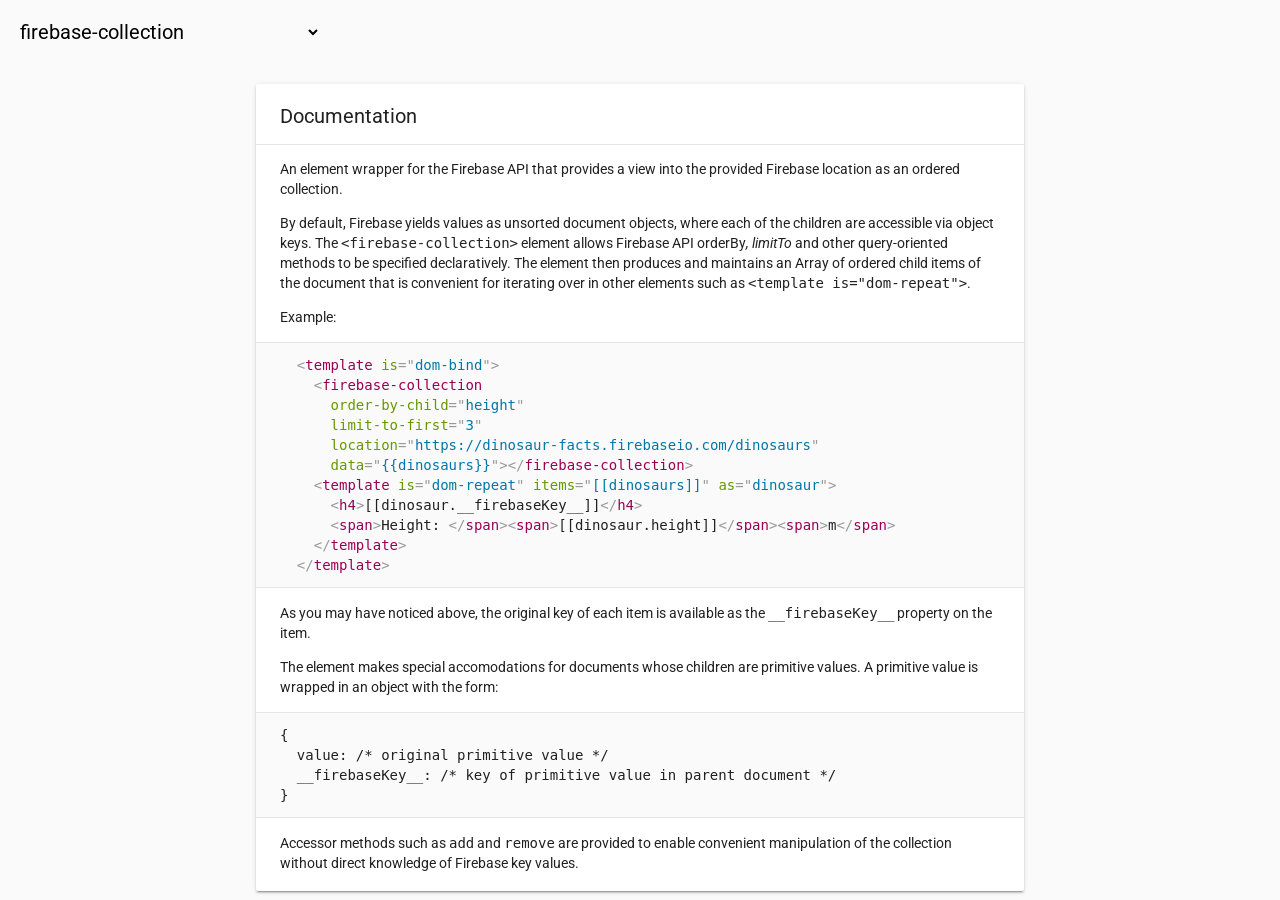
<file: static/bower_components/firebase-element/index.html>
<!doctype html>
<!--
@license
Copyright (c) 2015 The Polymer Project Authors. All rights reserved.
This code may only be used under the BSD style license found at http://polymer.github.io/LICENSE
The complete set of authors may be found at http://polymer.github.io/AUTHORS
The complete set of contributors may be found at http://polymer.github.io/CONTRIBUTORS
Code distributed by Google as part of the polymer project is also
subject to an additional IP rights grant found at http://polymer.github.io/PATENTS
-->
<html>
<head>

  <script src="../webcomponentsjs/webcomponents-lite.js"></script>
  <link rel="import" href="../iron-component-page/iron-component-page.html">
  <title>Firebase Elements</title>
</head>
<body>

  <iron-component-page src="firebase-collection.html"></iron-component-page>

</body>
</html>
</file>
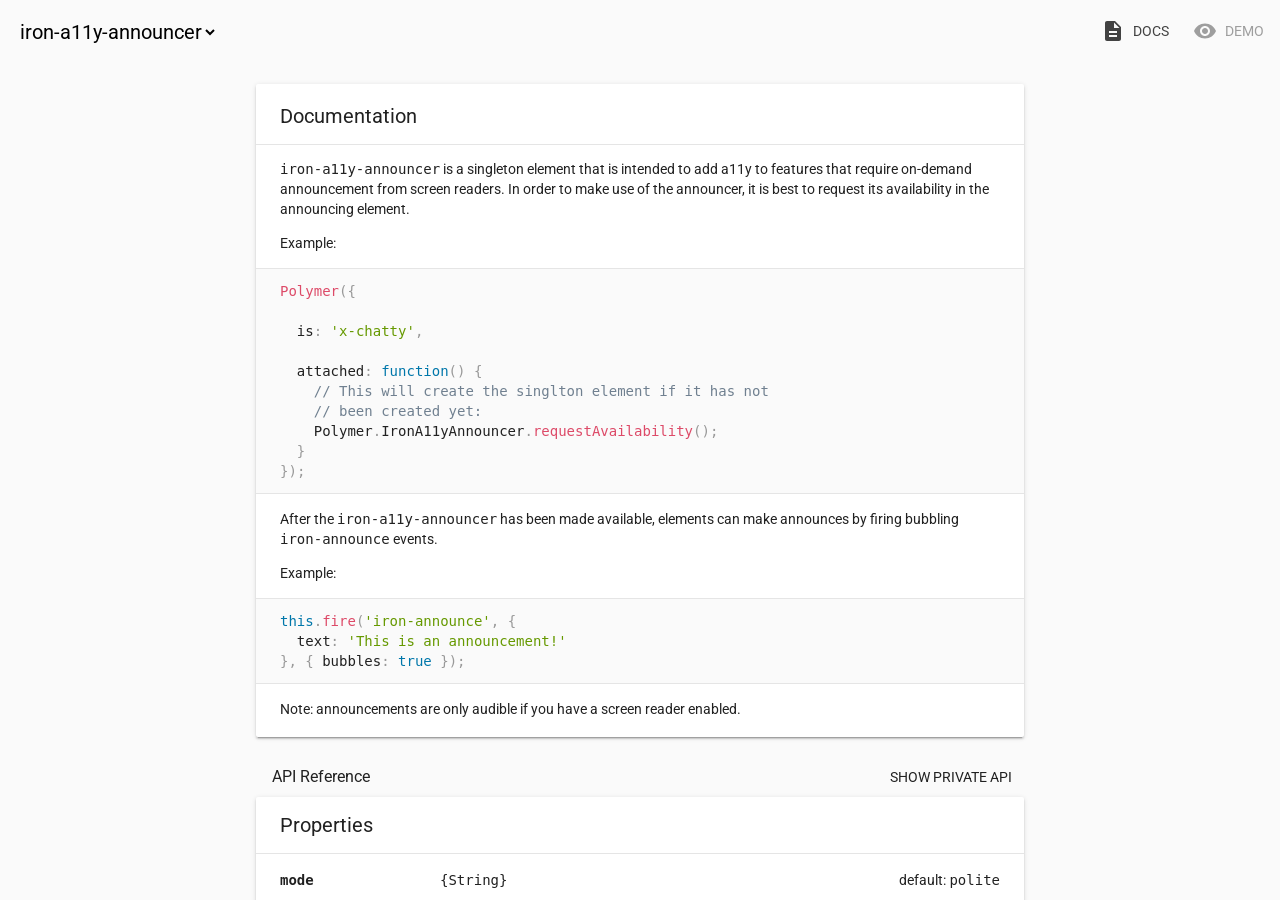
<file: static/bower_components/iron-a11y-announcer/index.html>
<!doctype html>
<!--
@license
Copyright (c) 2015 The Polymer Project Authors. All rights reserved.
This code may only be used under the BSD style license found at http://polymer.github.io/LICENSE.txt
The complete set of authors may be found at http://polymer.github.io/AUTHORS.txt
The complete set of contributors may be found at http://polymer.github.io/CONTRIBUTORS.txt
Code distributed by Google as part of the polymer project is also
subject to an additional IP rights grant found at http://polymer.github.io/PATENTS.txt
-->

<html>
<head>

  <title>iron-a11y-announcer</title>
  <meta charset="utf-8">
  <meta name="viewport" content="width=device-width, initial-scale=1.0">

  <script src="../webcomponentsjs/webcomponents-lite.js"></script>
  <link rel="import" href="../iron-component-page/iron-component-page.html">

</head>
<body>

  <iron-component-page></iron-component-page>

</body>
</html>
</file>
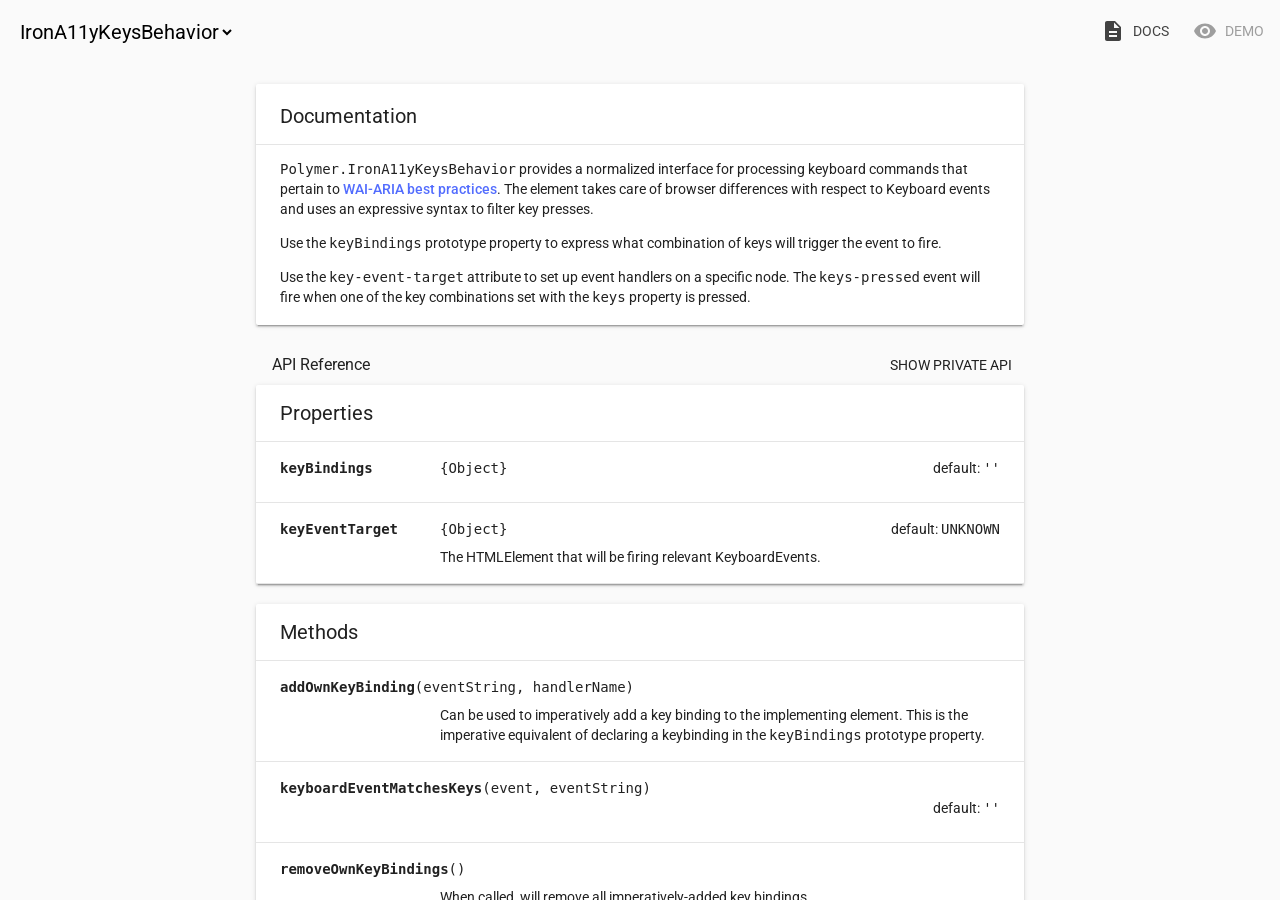
<file: static/bower_components/iron-a11y-keys-behavior/index.html>
<!doctype html>
<!--
@license
Copyright (c) 2015 The Polymer Project Authors. All rights reserved.
This code may only be used under the BSD style license found at http://polymer.github.io/LICENSE
The complete set of authors may be found at http://polymer.github.io/AUTHORS
The complete set of contributors may be found at http://polymer.github.io/CONTRIBUTORS
Code distributed by Google as part of the polymer project is also
subject to an additional IP rights grant found at http://polymer.github.io/PATENTS
-->
<html>
<head>

  <title>iron-a11y-keys-behavior</title>
  <script src="../webcomponentsjs/webcomponents-lite.js"></script>
  <link rel="import" href="../iron-component-page/iron-component-page.html">

</head>
<body>

  <iron-component-page></iron-component-page>

</body>
</html>
</file>
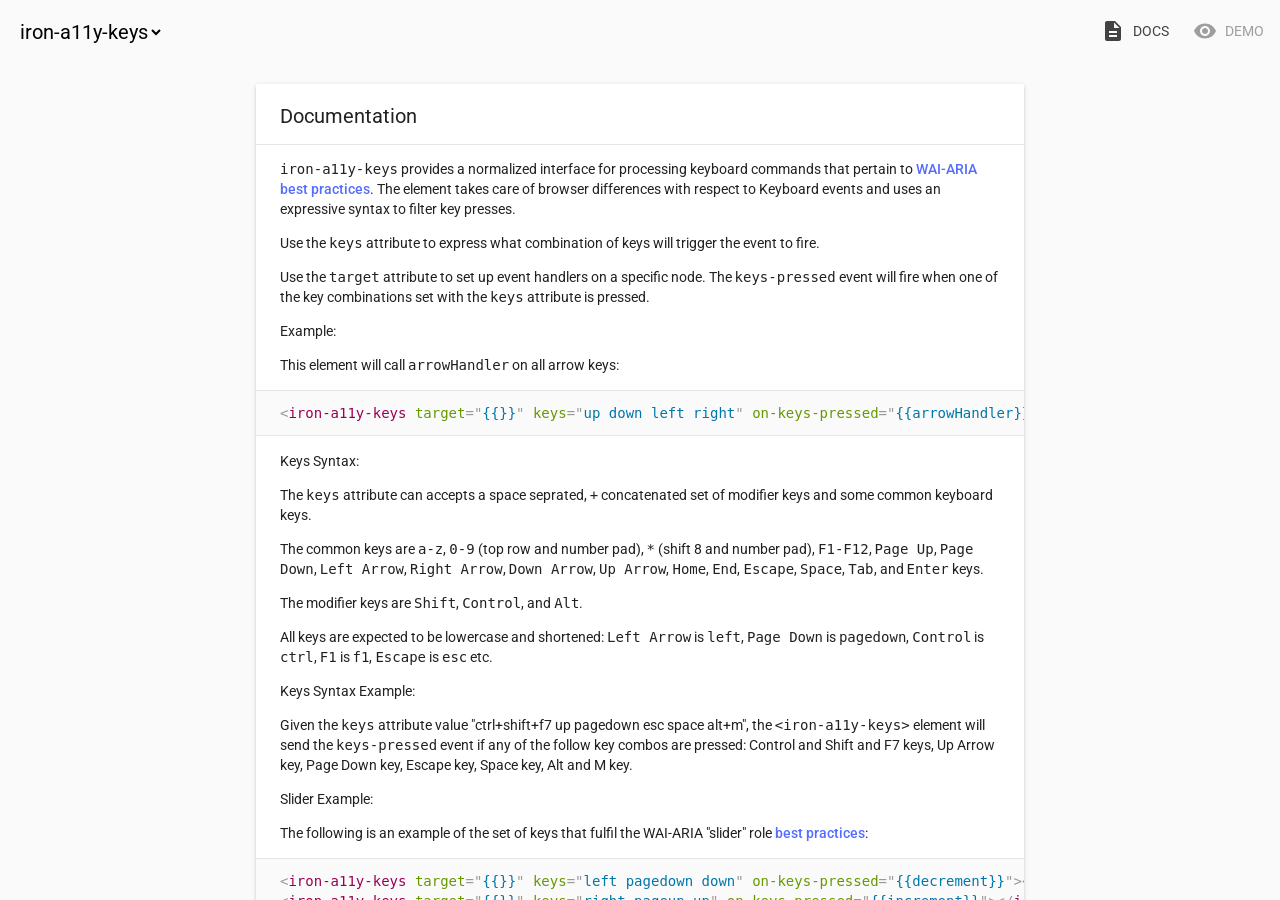
<file: static/bower_components/iron-a11y-keys/index.html>
<!doctype html>
<!--
@license
Copyright (c) 2015 The Polymer Project Authors. All rights reserved.
This code may only be used under the BSD style license found at http://polymer.github.io/LICENSE
The complete set of authors may be found at http://polymer.github.io/AUTHORS
The complete set of contributors may be found at http://polymer.github.io/CONTRIBUTORS
Code distributed by Google as part of the polymer project is also
subject to an additional IP rights grant found at http://polymer.github.io/PATENTS
-->
<html>
<head>

  <title>iron-a11y-keys</title>
  <script src="../webcomponentsjs/webcomponents-lite.js"></script>
  <link rel="import" href="../iron-component-page/iron-component-page.html">

</head>
<body>

  <iron-component-page></iron-component-page>

</body>
</html>
</file>
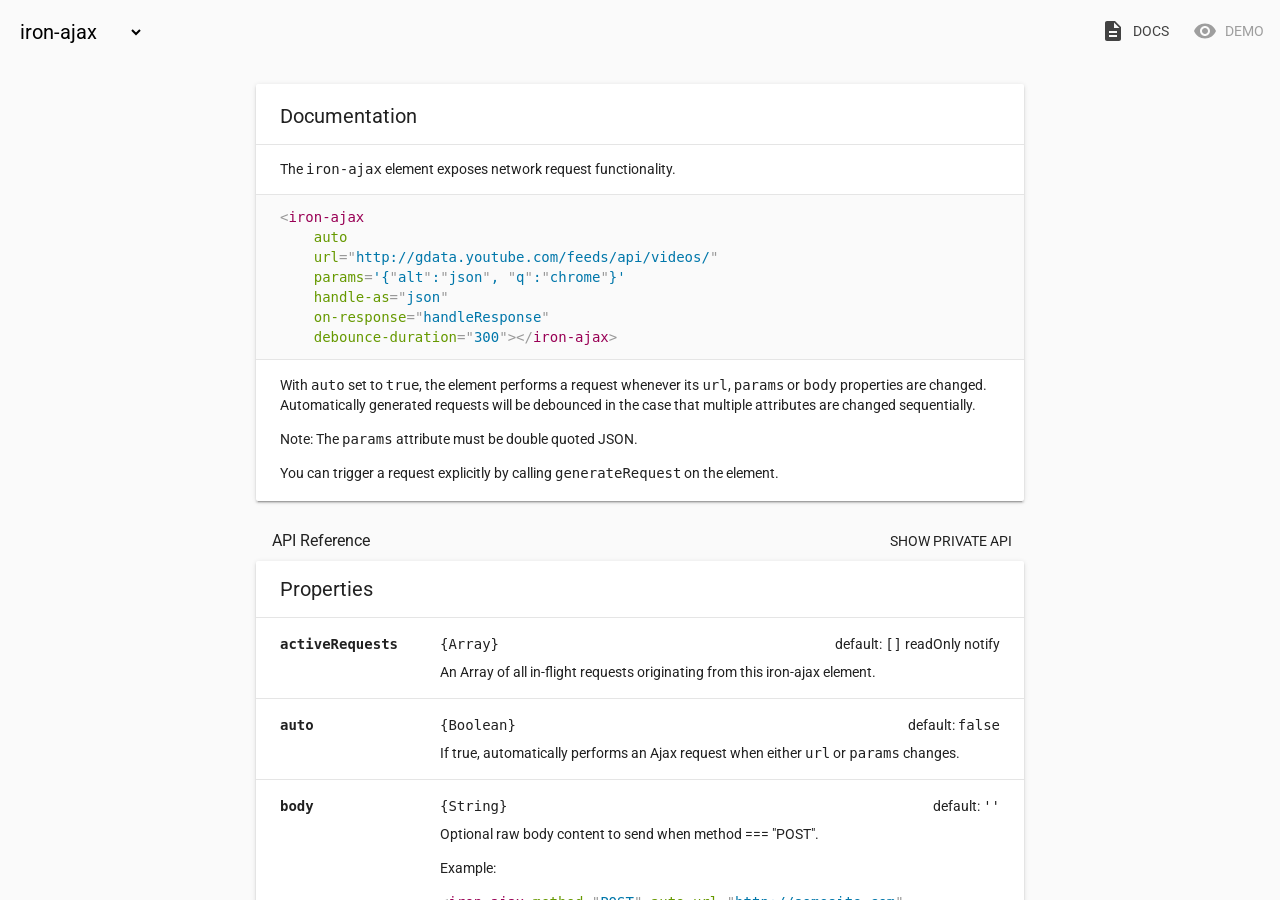
<file: static/bower_components/iron-ajax/index.html>
<!doctype html>
<!--
Copyright (c) 2015 The Polymer Project Authors. All rights reserved.
This code may only be used under the BSD style license found at http://polymer.github.io/LICENSE
The complete set of authors may be found at http://polymer.github.io/AUTHORS
The complete set of contributors may be found at http://polymer.github.io/CONTRIBUTORS
Code distributed by Google as part of the polymer project is also
subject to an additional IP rights grant found at http://polymer.github.io/PATENTS
-->
<html>
<head>

  <title>iron-ajax</title>
  <meta charset="utf-8">
  <meta name="viewport" content="width=device-width, initial-scale=1.0">

  <script src="../webcomponentsjs/webcomponents-lite.js"></script>
  <link rel="import" href="../iron-component-page/iron-component-page.html">

</head>
<body>

  <iron-component-page></iron-component-page>

</body>
</html>
</file>
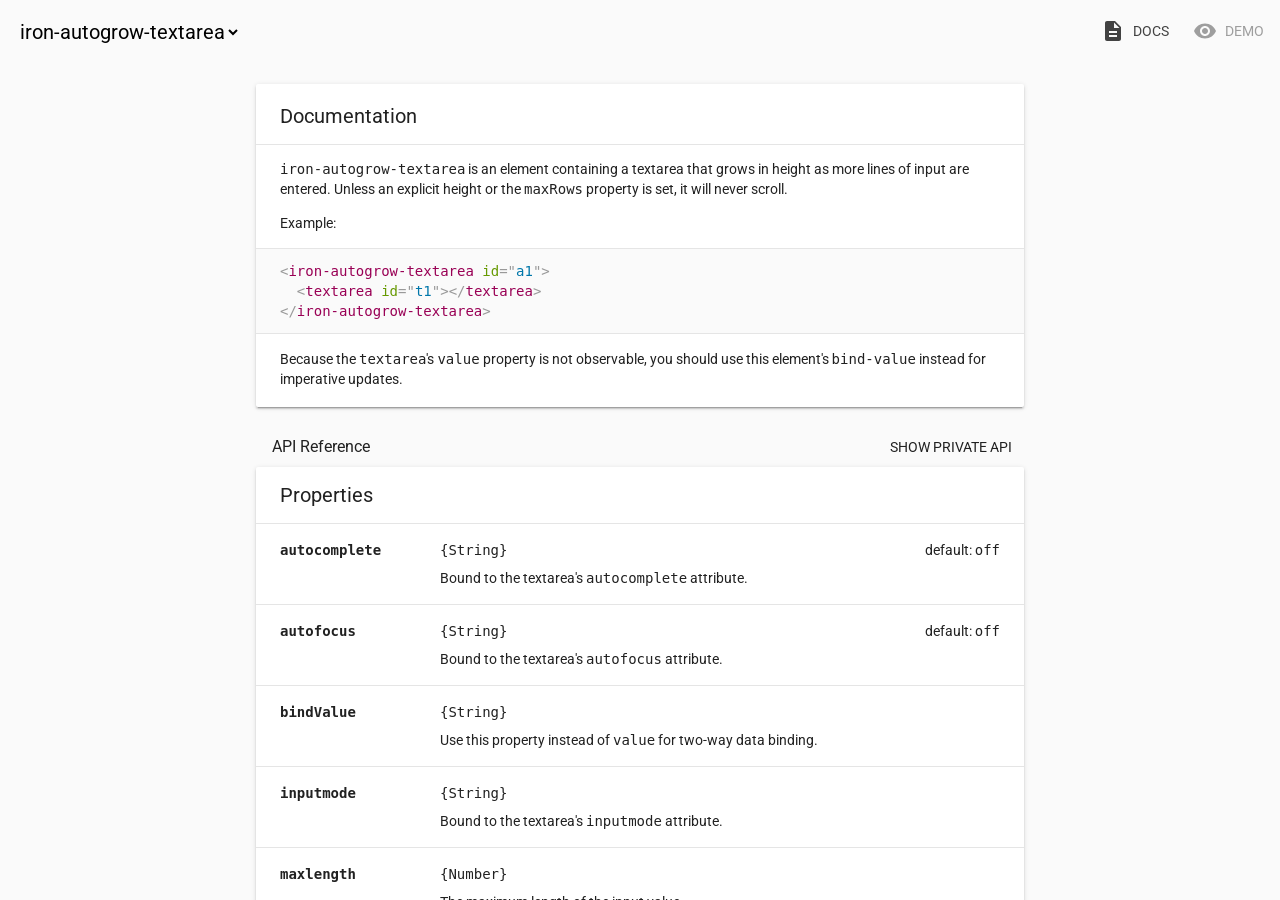
<file: static/bower_components/iron-autogrow-textarea/index.html>
<!doctype html>
<!--
@license
Copyright (c) 2015 The Polymer Project Authors. All rights reserved.
This code may only be used under the BSD style license found at http://polymer.github.io/LICENSE.txt
The complete set of authors may be found at http://polymer.github.io/AUTHORS.txt
The complete set of contributors may be found at http://polymer.github.io/CONTRIBUTORS.txt
Code distributed by Google as part of the polymer project is also
subject to an additional IP rights grant found at http://polymer.github.io/PATENTS.txt
-->
<html>
  <head>

    <meta charset="utf-8">
    <meta name="viewport" content="width=device-width, minimum-scale=1.0, initial-scale=1.0, user-scalable=yes">

    <title>iron-autogrow-textarea</title>

    <script src="../webcomponentsjs/webcomponents-lite.js"></script>

    <link rel="import" href="../polymer/polymer.html">
    <link rel="import" href="../iron-component-page/iron-component-page.html">

  </head>
  <body>

    <iron-component-page></iron-component-page>

  </body>
</html>
</file>
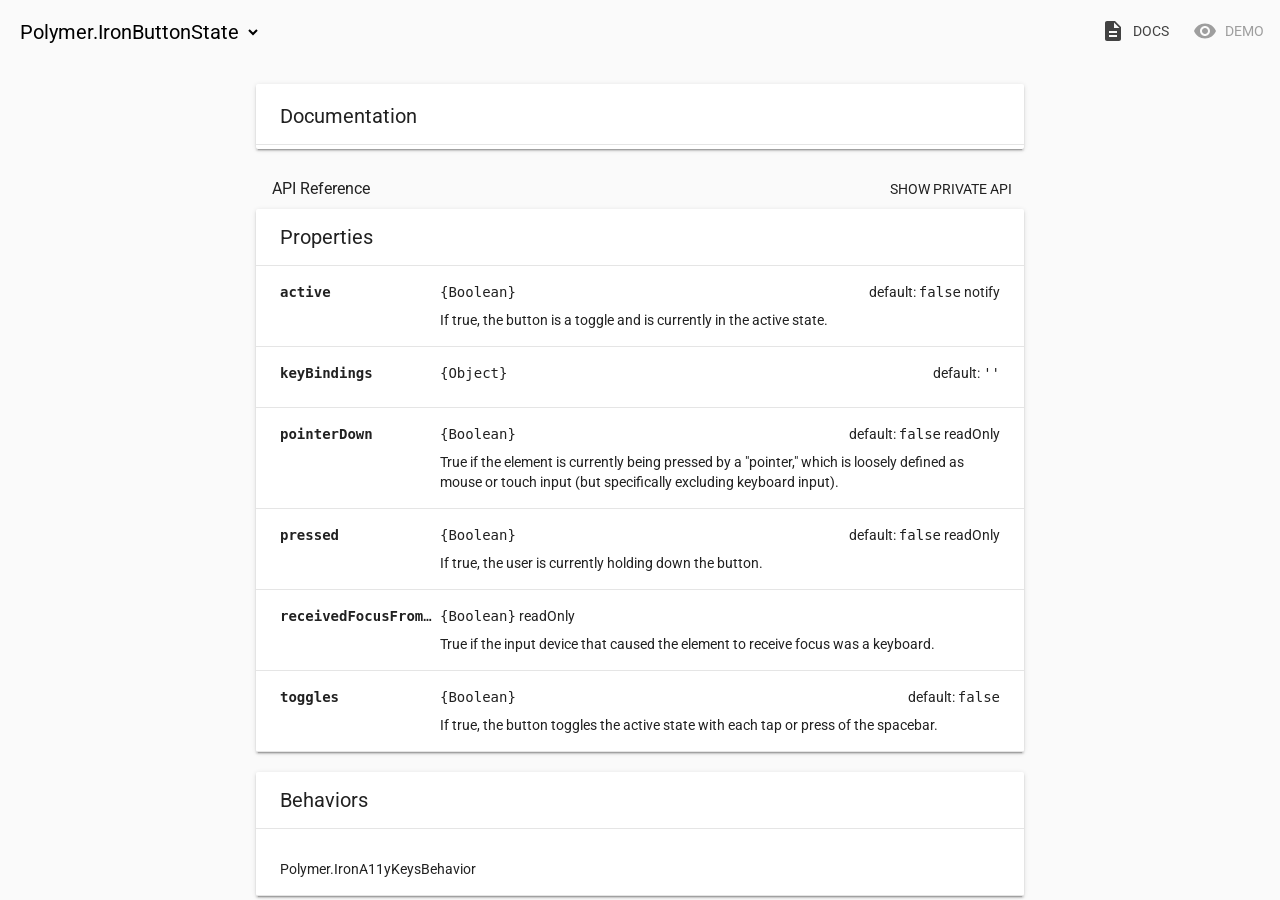
<file: static/bower_components/iron-behaviors/index.html>
<!doctype html>
<!--
@license
Copyright (c) 2015 The Polymer Project Authors. All rights reserved.
This code may only be used under the BSD style license found at http://polymer.github.io/LICENSE.txt
The complete set of authors may be found at http://polymer.github.io/AUTHORS.txt
The complete set of contributors may be found at http://polymer.github.io/CONTRIBUTORS.txt
Code distributed by Google as part of the polymer project is also
subject to an additional IP rights grant found at http://polymer.github.io/PATENTS.txt
-->
<html>
<head>

  <title>Iron Behaviors</title>
  <meta charset="utf-8">
  <meta name="viewport" content="width=device-width, initial-scale=1.0">

  <script src="../webcomponentsjs/webcomponents-lite.js"></script>
  <link rel="import" href="../iron-component-page/iron-component-page.html">

</head>
<body>

  <iron-component-page src="iron-button-state.html"></iron-component-page>

</body>
</html>
</file>
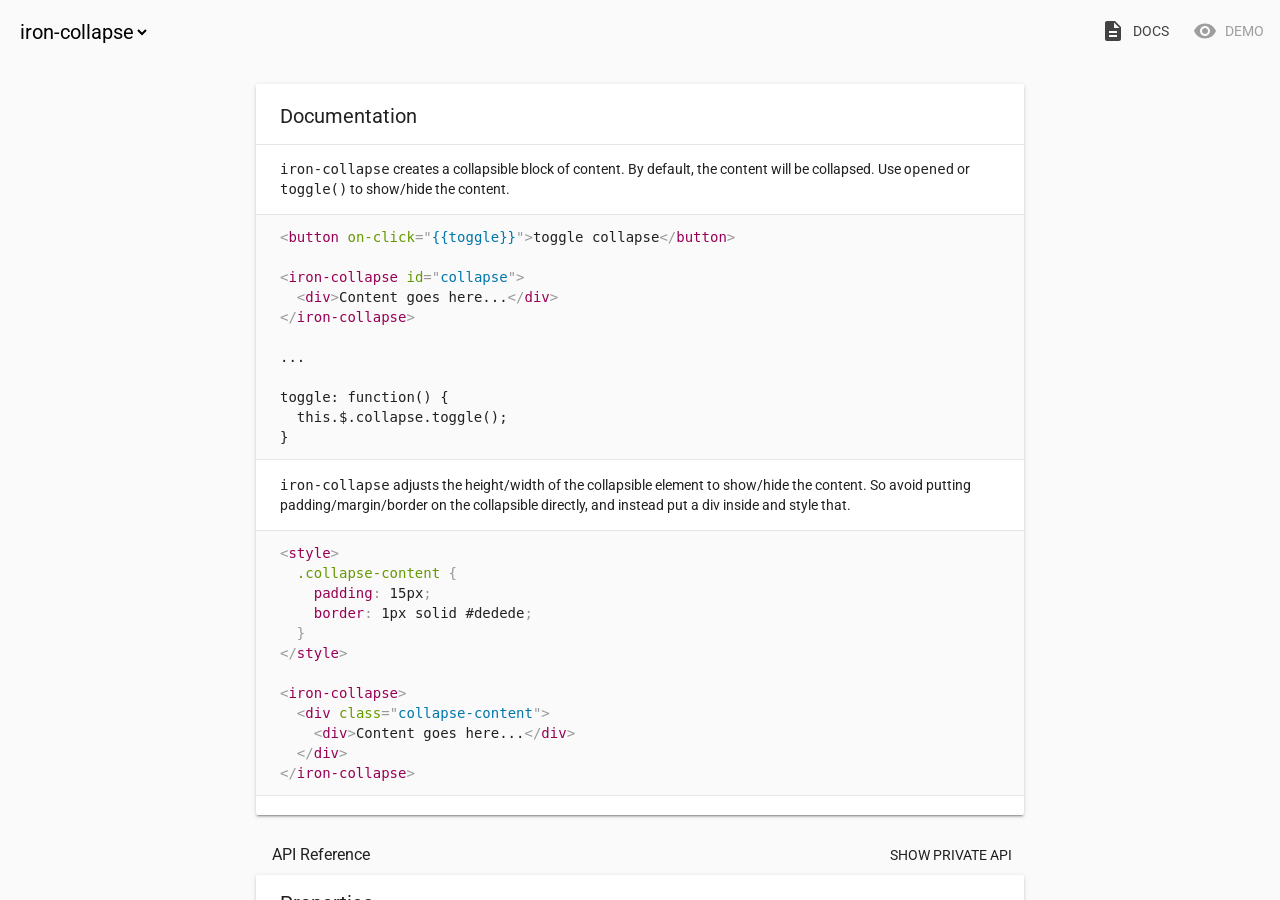
<file: static/bower_components/iron-collapse/index.html>
<!doctype html>
<!--
@license
Copyright (c) 2015 The Polymer Project Authors. All rights reserved.
This code may only be used under the BSD style license found at http://polymer.github.io/LICENSE.txt
The complete set of authors may be found at http://polymer.github.io/AUTHORS.txt
The complete set of contributors may be found at http://polymer.github.io/CONTRIBUTORS.txt
Code distributed by Google as part of the polymer project is also
subject to an additional IP rights grant found at http://polymer.github.io/PATENTS.txt
-->

<html>
  <head>

    <meta charset="utf-8">
    <meta name="viewport" content="width=device-width, minimum-scale=1.0, initial-scale=1.0, user-scalable=yes">

    <title>iron-collapse</title>

    <script src="../webcomponentsjs/webcomponents-lite.js"></script>

    <link rel="import" href="../polymer/polymer.html">
    <link rel="import" href="../iron-component-page/iron-component-page.html">

  </head>
  <body>

    <iron-component-page></iron-component-page>

  </body>
</html>
</file>
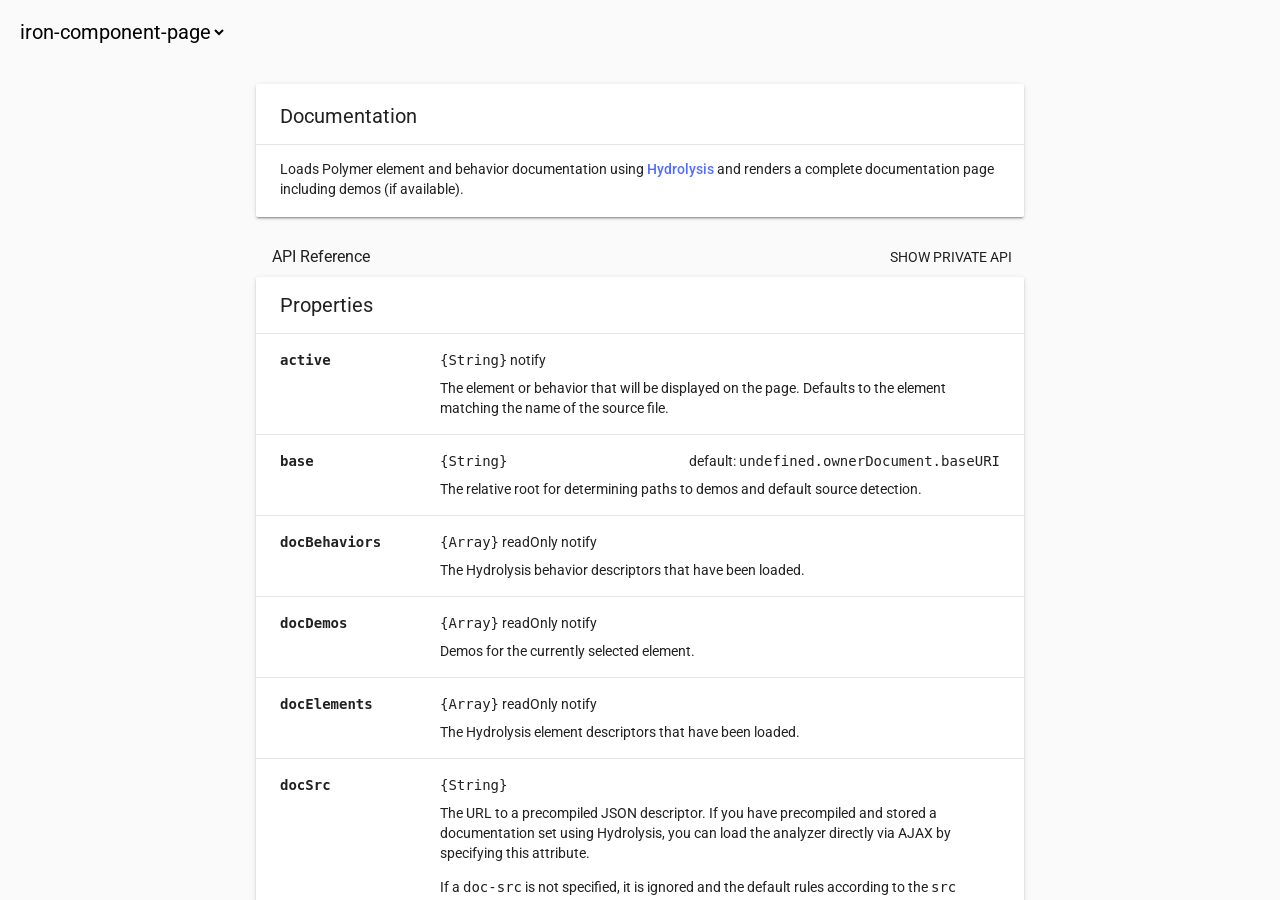
<file: static/bower_components/iron-component-page/index.html>
<!doctype html>
<!--
@license
Copyright (c) 2015 The Polymer Project Authors. All rights reserved.
This code may only be used under the BSD style license found at http://polymer.github.io/LICENSE
The complete set of authors may be found at http://polymer.github.io/AUTHORS
The complete set of contributors may be found at http://polymer.github.io/CONTRIBUTORS
Code distributed by Google as part of the polymer project is also
subject to an additional IP rights grant found at http://polymer.github.io/PATENTS
-->
<html>
<head>

  <meta charset="utf-8">
  <meta name="viewport" content="width=device-width, initial-scale=1.0">

  <script src="../webcomponentsjs/webcomponents-lite.js"></script>
  <link rel="import" href="../iron-component-page/iron-component-page.html">
</head>
<body>

  <iron-component-page></iron-component-page>

</body>
</html>
</file>
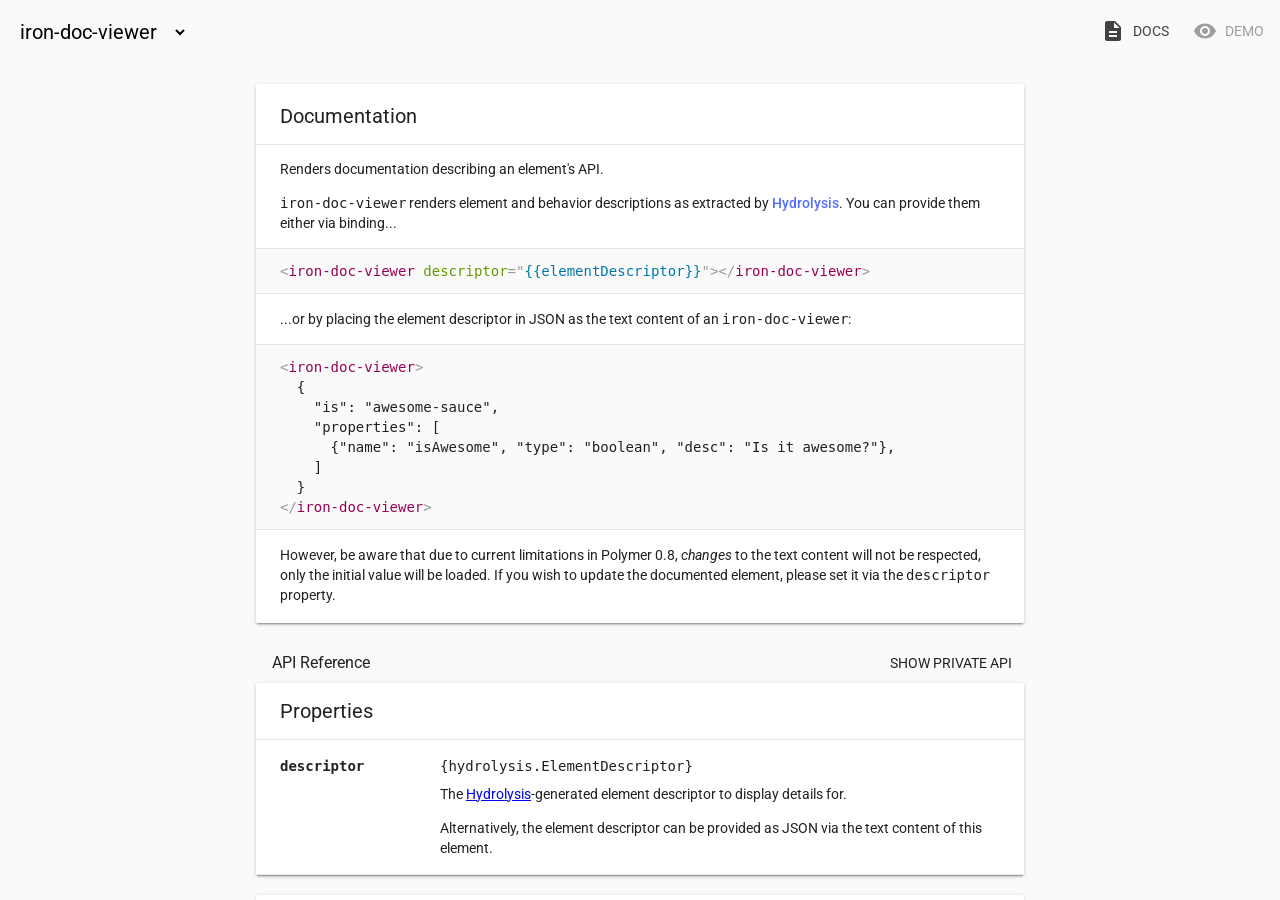
<file: static/bower_components/iron-doc-viewer/index.html>
<!doctype html>
<!--
Copyright (c) 2014 The Polymer Project Authors. All rights reserved.
This code may only be used under the BSD style license found at http://polymer.github.io/LICENSE
The complete set of authors may be found at http://polymer.github.io/AUTHORS
The complete set of contributors may be found at http://polymer.github.io/CONTRIBUTORS
Code distributed by Google as part of the polymer project is also
subject to an additional IP rights grant found at http://polymer.github.io/PATENTS
-->
<html>
<head>

  <meta charset="utf-8">
  <meta name="viewport" content="width=device-width, initial-scale=1.0">

  <script src="../webcomponentsjs/webcomponents-lite.js"></script>
  <link rel="import" href="../iron-component-page/iron-component-page.html">

</head>
<body>

  <iron-component-page></iron-component-page>

</body>
</html>
</file>
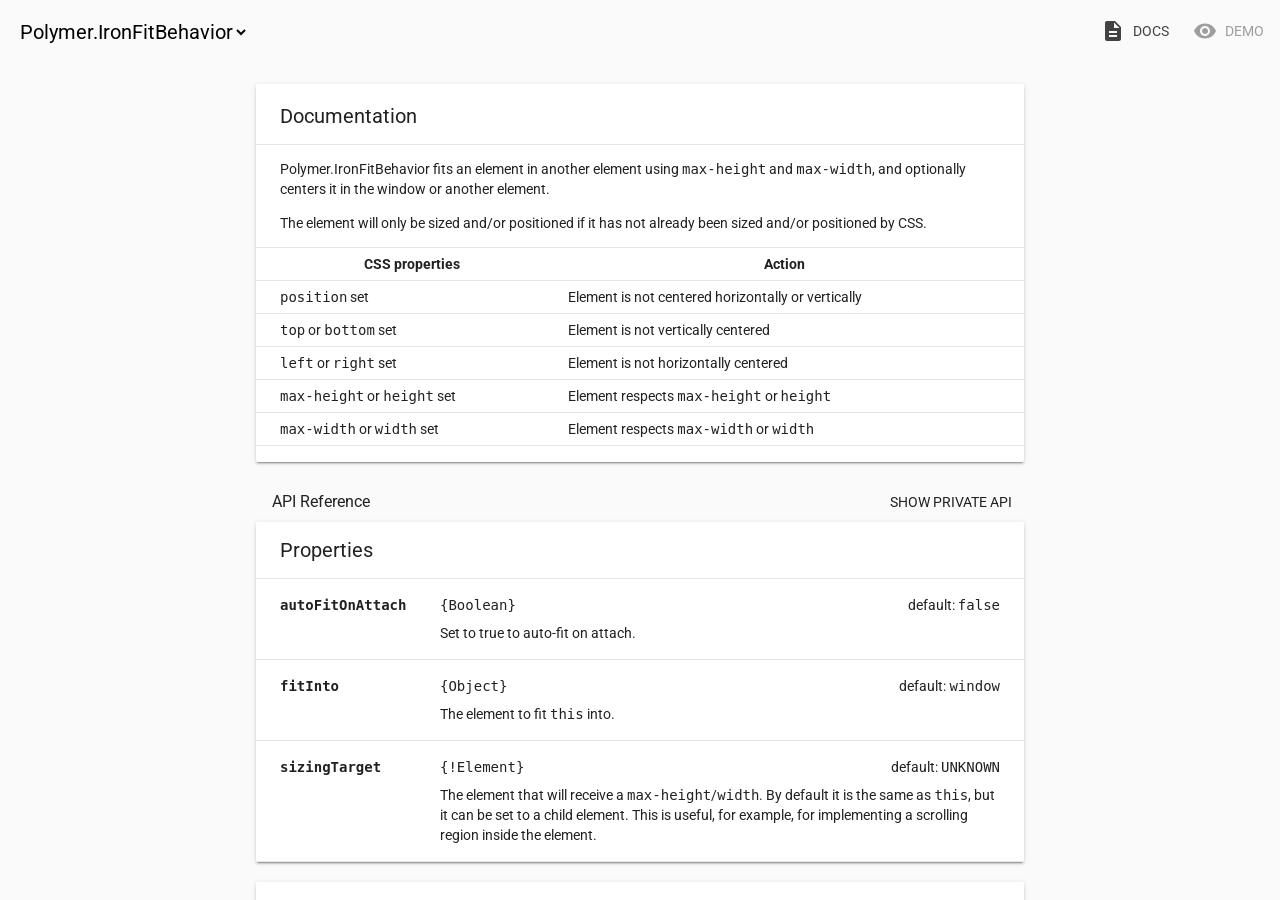
<file: static/bower_components/iron-fit-behavior/index.html>
<!doctype html>
<!--
@license
Copyright (c) 2015 The Polymer Project Authors. All rights reserved.
This code may only be used under the BSD style license found at http://polymer.github.io/LICENSE.txt
The complete set of authors may be found at http://polymer.github.io/AUTHORS.txt
The complete set of contributors may be found at http://polymer.github.io/CONTRIBUTORS.txt
Code distributed by Google as part of the polymer project is also
subject to an additional IP rights grant found at http://polymer.github.io/PATENTS.txt
-->
<html>
<head>

  <meta charset="utf-8">
  <meta name="viewport" content="width=device-width, minimum-scale=1.0, initial-scale=1.0, user-scalable=yes">

  <title>iron-fit-behavior</title>

  <script src="../webcomponentsjs/webcomponents-lite.js"></script>

  <link rel="import" href="../polymer/polymer.html">
  <link rel="import" href="../iron-component-page/iron-component-page.html">

</head>
<body>

  <iron-component-page></iron-component-page>

</body>
</html>
</file>
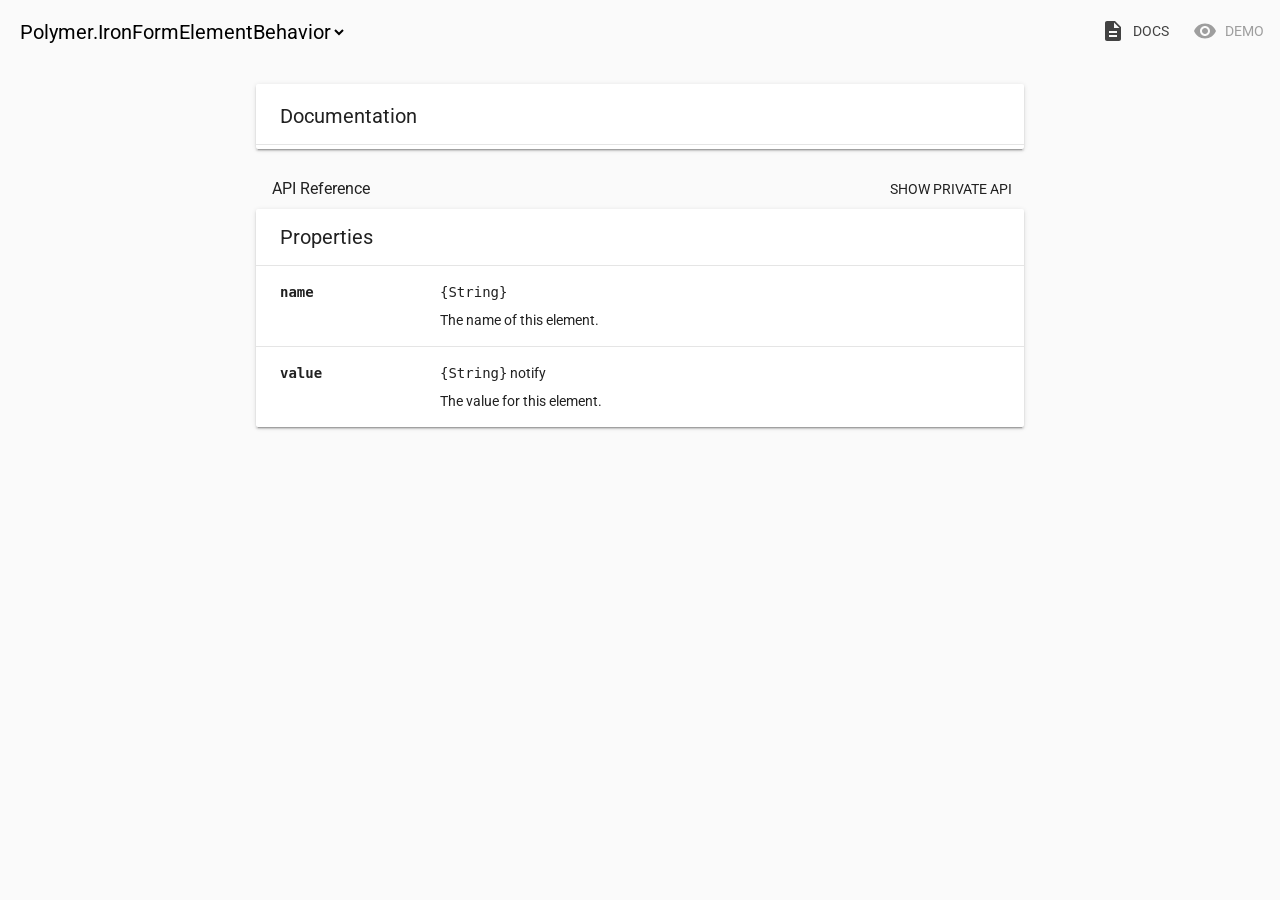
<file: static/bower_components/iron-form-element-behavior/index.html>
<!doctype html>
<!--
@license
Copyright (c) 2015 The Polymer Project Authors. All rights reserved.
This code may only be used under the BSD style license found at http://polymer.github.io/LICENSE.txt
The complete set of authors may be found at http://polymer.github.io/AUTHORS.txt
The complete set of contributors may be found at http://polymer.github.io/CONTRIBUTORS.txt
Code distributed by Google as part of the polymer project is also
subject to an additional IP rights grant found at http://polymer.github.io/PATENTS.txt
-->
<html>
<head>

  <meta charset="utf-8">
  <meta name="viewport" content="width=device-width, minimum-scale=1.0, initial-scale=1.0, user-scalable=yes">

  <title>iron-form-element-behavior</title>

  <script src="../webcomponentsjs/webcomponents-lite.js"></script>

  <link rel="import" href="../polymer/polymer.html">
  <link rel="import" href="../iron-component-page/iron-component-page.html">

</head>
<body>

  <iron-component-page></iron-component-page>

</body>
</html>
</file>
